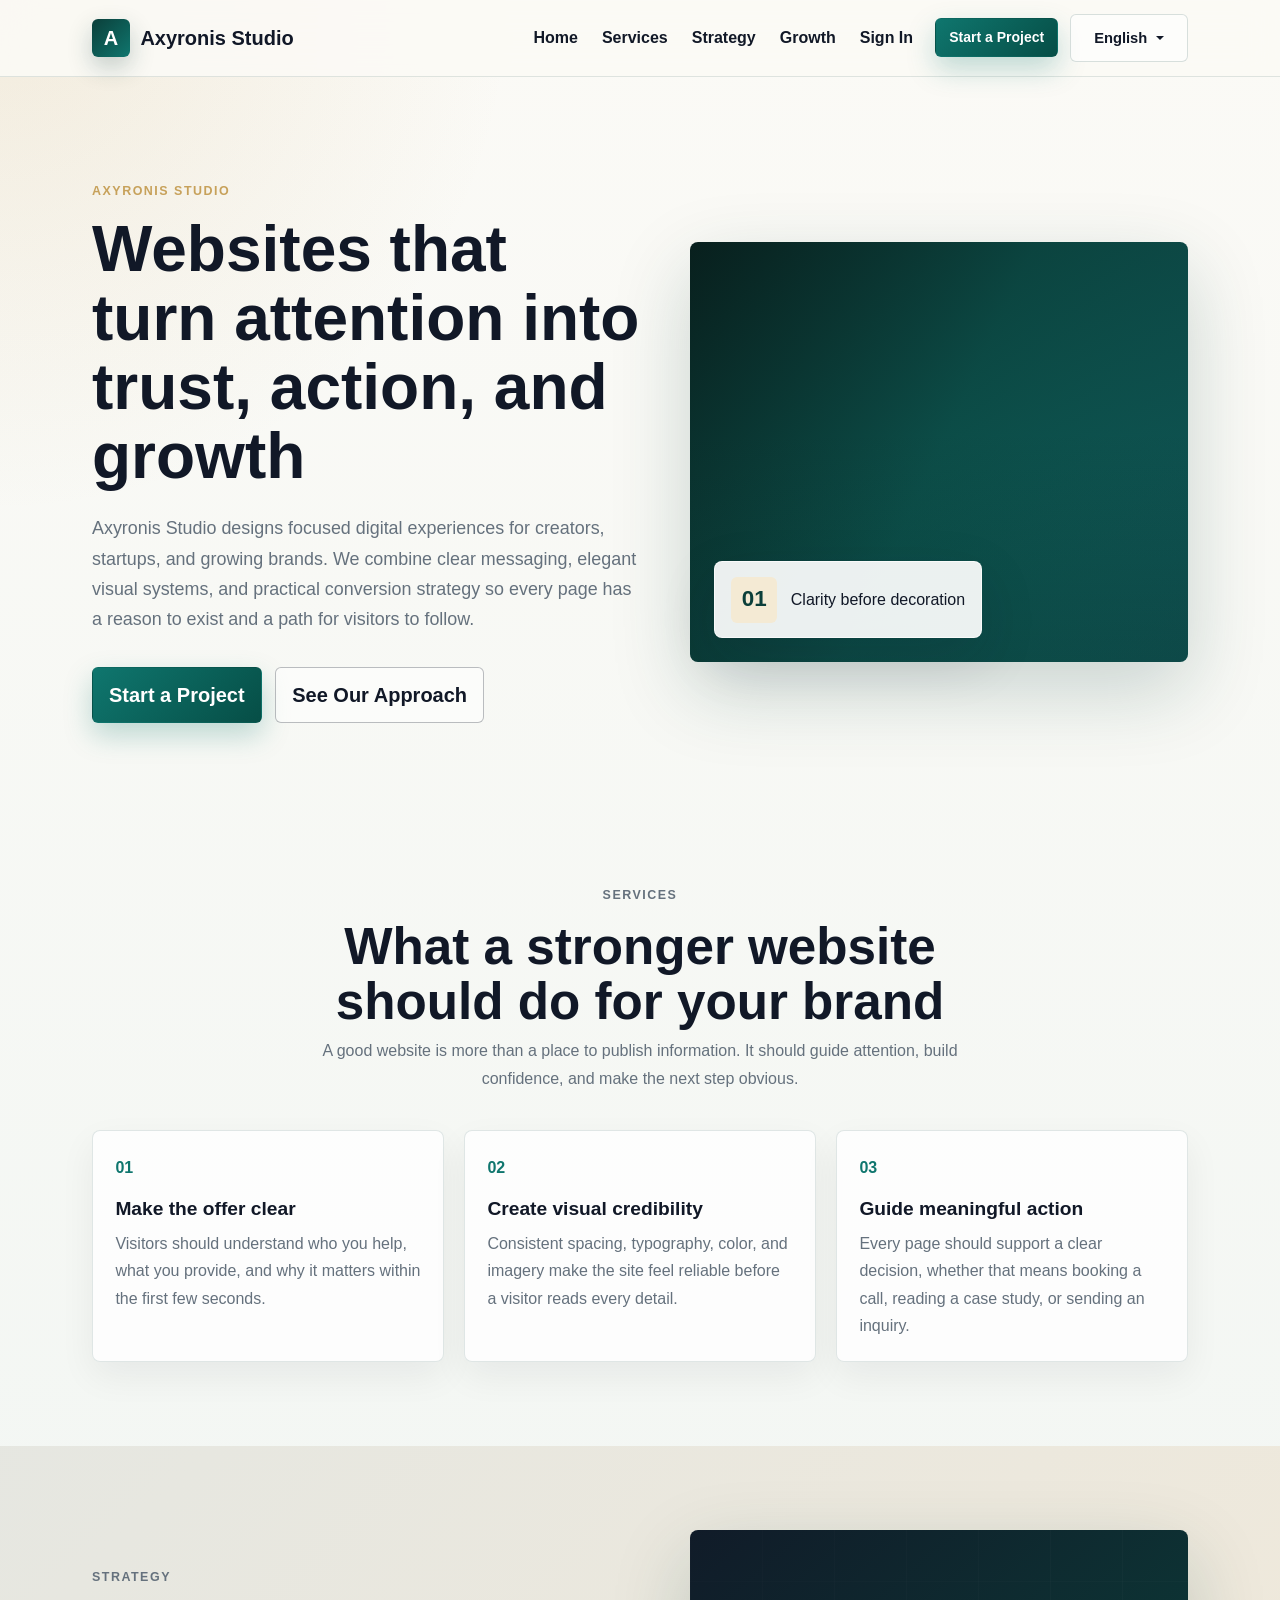
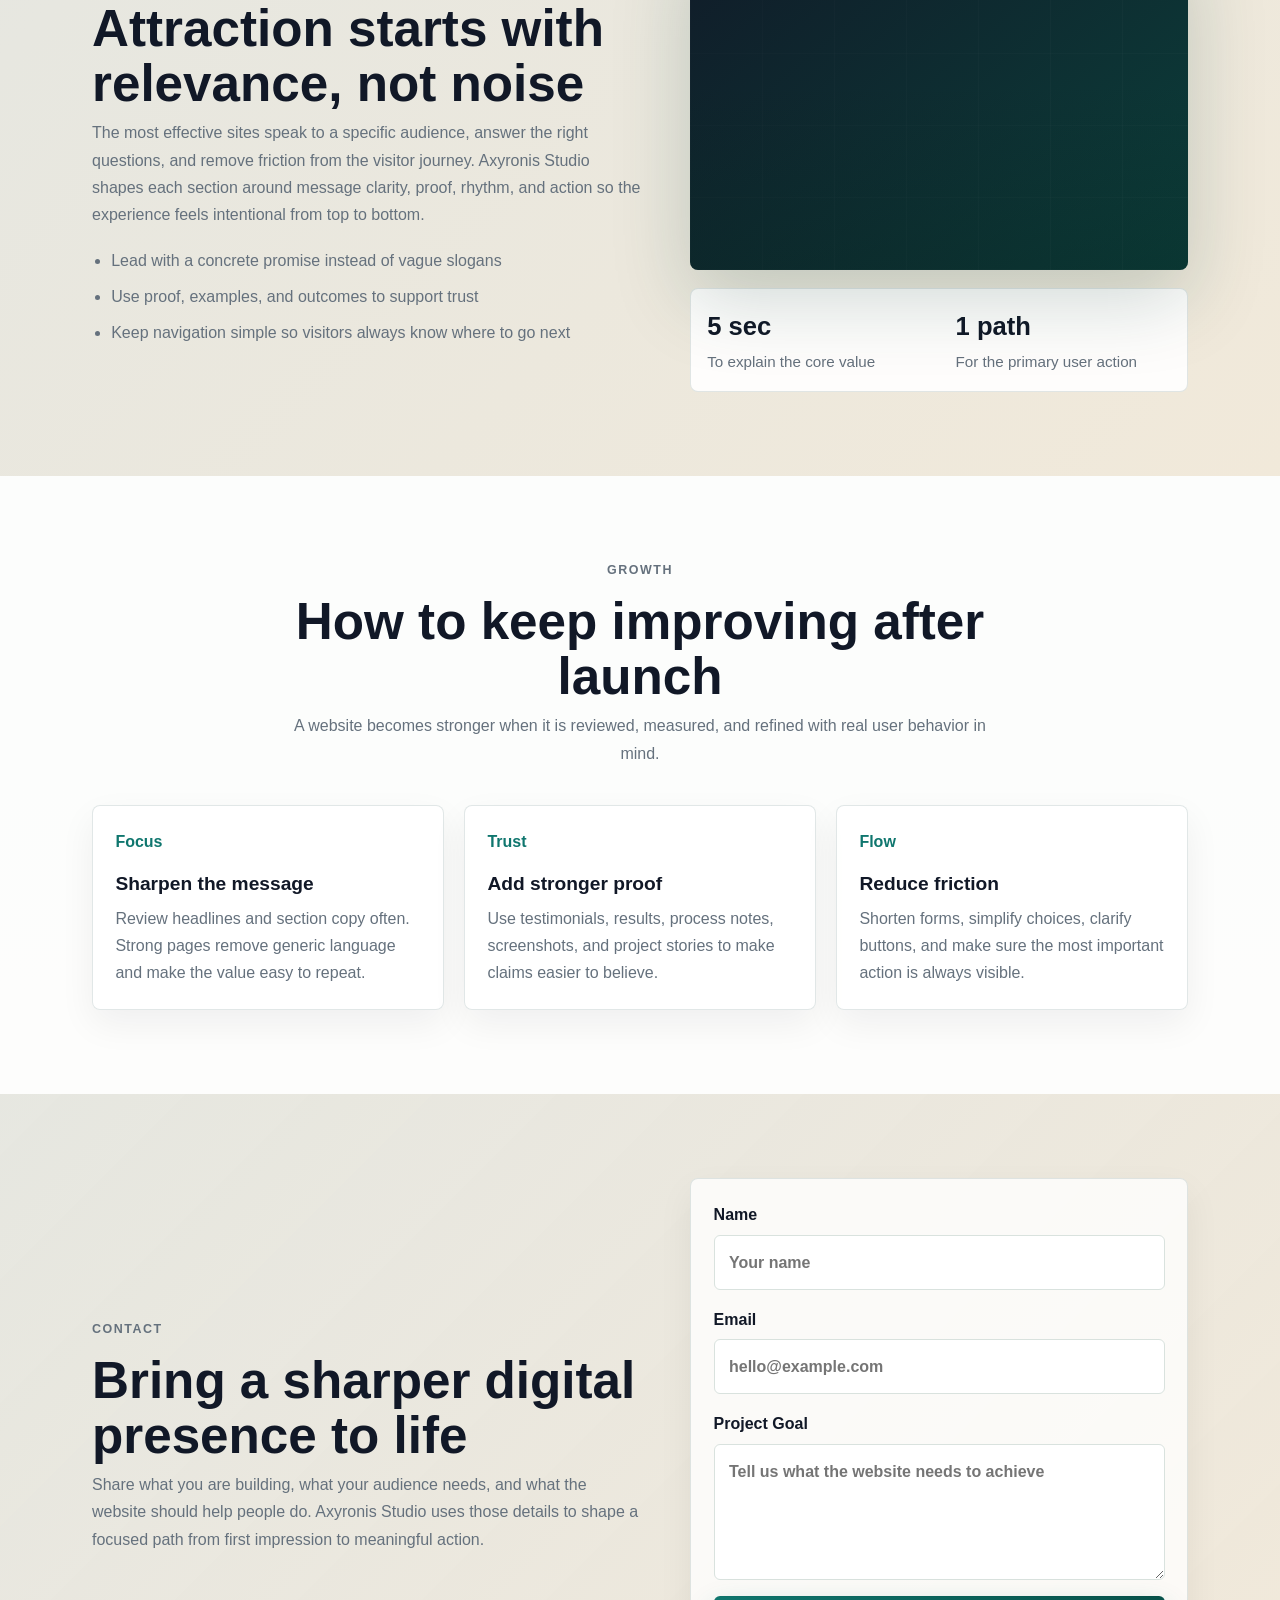
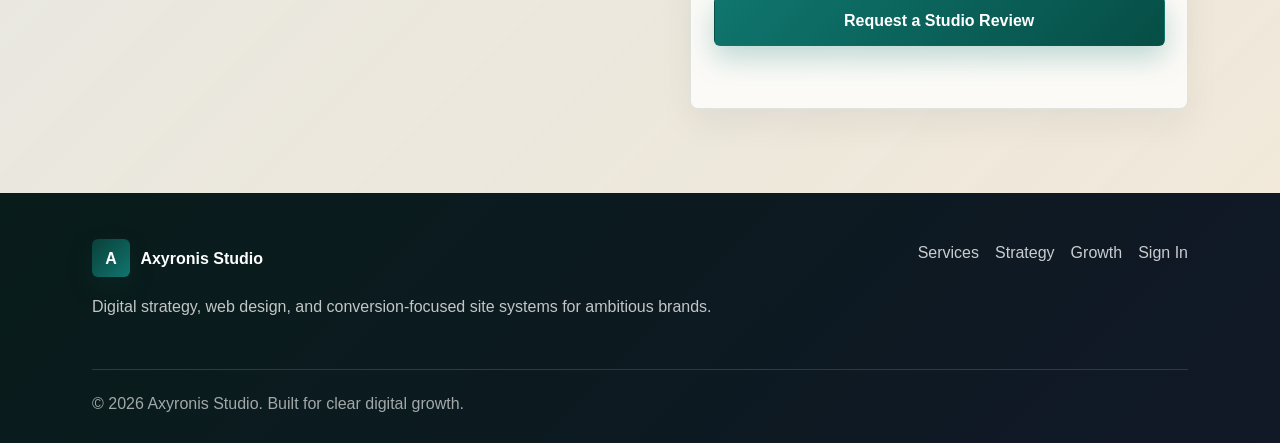
<file: docs/index.html>
<!DOCTYPE html>
<html lang="en">
<head>
    <meta charset="utf-8" />
    <meta name="viewport" content="width=device-width, initial-scale=1.0" />
    <meta name="description" content="Axyronis Studio helps brands build sharper websites, clearer messaging, and stronger digital experiences." data-i18n-attr="content:meta.description" />
    <title data-i18n-title="meta.title">Digital Web Studio - Axyronis Studio</title>
    <link href="https://cdn.jsdelivr.net/npm/bootstrap@5.3.3/dist/css/bootstrap.min.css" rel="stylesheet" />
    <link rel="stylesheet" href="./css/site.css" />
</head>
<body>
<header class="site-header">
        <nav class="navbar navbar-expand-lg site-nav">
            <div class="container">
                <!-- Brand block: change the logo letter and studio name here. -->
                <a class="navbar-brand brand-mark" href="./">
                    <span class="brand-logo" aria-hidden="true">A</span>
                    <span>Axyronis Studio</span>
                </a>
                <button class="navbar-toggler" type="button" data-bs-toggle="collapse" data-bs-target=".navbar-collapse" aria-controls="navbarSupportedContent"
                        aria-expanded="false" aria-label="Toggle navigation">
                    <span class="navbar-toggler-icon"></span>
                </button>
                <div class="navbar-collapse collapse justify-content-end">
                    <ul class="navbar-nav align-items-lg-center gap-lg-2">
                        <li class="nav-item">
                            <a class="nav-link" href="./" data-i18n="nav.home">Home</a>
                        </li>
                        <li class="nav-item">
                            <a class="nav-link" href="./#services" data-i18n="nav.services">Services</a>
                        </li>
                        <li class="nav-item">
                            <a class="nav-link" href="./#strategy" data-i18n="nav.strategy">Strategy</a>
                        </li>
                        <li class="nav-item">
                            <a class="nav-link" href="./#growth" data-i18n="nav.growth">Growth</a>
                        </li>
                        <li class="nav-item">
                            <a class="nav-link" href="./login.html" data-i18n="nav.login">Sign In</a>
                        </li>
                        <li class="nav-item">
                            <a class="btn btn-primary btn-sm nav-cta" href="./#contact" data-i18n="nav.cta">Start a Project</a>
                        </li>
                        <li class="nav-item dropdown language-switcher">
                            <!-- Language switcher: the menu options are generated from the translations object in wwwroot/js/site.js. -->
                            <button class="btn language-button dropdown-toggle" type="button" id="languageDropdown" data-bs-toggle="dropdown" aria-expanded="false">
                                <span data-language-current>English</span>
                            </button>
                            <ul class="dropdown-menu dropdown-menu-end language-menu" aria-labelledby="languageDropdown" data-language-menu></ul>
                        </li>
                    </ul>
                </div>
            </div>
        </nav>
    </header>
<main role="main">
<!--
    Page content map:
    - Hero section: main brand promise and primary calls to action.
    - Services section: three core benefits visitors can understand quickly.
    - Strategy section: explains what makes a website more persuasive.
    - Growth section: shows practical ways to improve and maintain a site.
    - Contact section: simple lead form for project inquiries.
    - Translation markers: data-i18n and data-i18n-placeholder connect text to wwwroot/js/site.js.
-->

<section class="hero-section">
    <div class="container">
        <div class="hero-grid">
            <div class="hero-copy">
                <p class="eyebrow">Axyronis Studio</p>
                <!-- Hero headline: replace this when changing the main positioning. -->
                <h1 data-i18n="hero.title">Websites that turn attention into trust, action, and growth</h1>
                <p class="hero-lead" data-i18n="hero.lead">
                    Axyronis Studio designs focused digital experiences for creators, startups, and growing brands.
                    We combine clear messaging, elegant visual systems, and practical conversion strategy so every page
                    has a reason to exist and a path for visitors to follow.
                </p>
                <div class="hero-actions">
                    <a class="btn btn-primary btn-lg" href="#contact" data-i18n="hero.primaryCta">Start a Project</a>
                    <a class="btn btn-outline-dark btn-lg" href="#strategy" data-i18n="hero.secondaryCta">See Our Approach</a>
                </div>
            </div>

            <div class="hero-visual" aria-label="Axyronis Studio workspace preview" data-i18n-attr="aria-label:hero.visualLabel">
                <!-- Hero visual: change .hero-image in site.css to replace this background. -->
                <div class="image-card hero-image"></div>
                <div class="floating-note">
                    <span class="note-number">01</span>
                    <span data-i18n="hero.note">Clarity before decoration</span>
                </div>
            </div>
        </div>
    </div>
</section>

<section id="services" class="section-block">
    <div class="container">
        <div class="section-heading">
            <p class="eyebrow" data-i18n="services.eyebrow">Services</p>
            <!-- Services headline: keep this benefit-driven and easy to scan. -->
            <h2 data-i18n="services.title">What a stronger website should do for your brand</h2>
            <p data-i18n="services.description">A good website is more than a place to publish information. It should guide attention, build confidence, and make the next step obvious.</p>
        </div>

        <div class="feature-grid">
            <!-- Service cards: duplicate or rewrite these cards to match the studio offer. -->
            <article class="feature-card">
                <span class="feature-icon">01</span>
                <h3 data-i18n="services.card1.title">Make the offer clear</h3>
                <p data-i18n="services.card1.text">Visitors should understand who you help, what you provide, and why it matters within the first few seconds.</p>
            </article>
            <article class="feature-card">
                <span class="feature-icon">02</span>
                <h3 data-i18n="services.card2.title">Create visual credibility</h3>
                <p data-i18n="services.card2.text">Consistent spacing, typography, color, and imagery make the site feel reliable before a visitor reads every detail.</p>
            </article>
            <article class="feature-card">
                <span class="feature-icon">03</span>
                <h3 data-i18n="services.card3.title">Guide meaningful action</h3>
                <p data-i18n="services.card3.text">Every page should support a clear decision, whether that means booking a call, reading a case study, or sending an inquiry.</p>
            </article>
        </div>
    </div>
</section>

<section id="strategy" class="section-block showcase-section">
    <div class="container">
        <div class="showcase-grid">
            <div>
                <p class="eyebrow" data-i18n="strategy.eyebrow">Strategy</p>
                <!-- Strategy section: explain how the website attracts and keeps attention. -->
                <h2 data-i18n="strategy.title">Attraction starts with relevance, not noise</h2>
                <p data-i18n="strategy.description">
                    The most effective sites speak to a specific audience, answer the right questions,
                    and remove friction from the visitor journey. Axyronis Studio shapes each section around
                    message clarity, proof, rhythm, and action so the experience feels intentional from top to bottom.
                </p>
                <ul class="check-list">
                    <li data-i18n="strategy.point1">Lead with a concrete promise instead of vague slogans</li>
                    <li data-i18n="strategy.point2">Use proof, examples, and outcomes to support trust</li>
                    <li data-i18n="strategy.point3">Keep navigation simple so visitors always know where to go next</li>
                </ul>
            </div>
            <div class="showcase-panel">
                <!-- Strategy visual: change .showcase-image in site.css to replace this background. -->
                <div class="image-card showcase-image"></div>
                <div class="metric-row">
                    <div>
                        <strong data-i18n="strategy.metric1.value">5 sec</strong>
                        <span data-i18n="strategy.metric1.label">To explain the core value</span>
                    </div>
                    <div>
                        <strong data-i18n="strategy.metric2.value">1 path</strong>
                        <span data-i18n="strategy.metric2.label">For the primary user action</span>
                    </div>
                </div>
            </div>
        </div>
    </div>
</section>

<section id="growth" class="section-block process-section">
    <div class="container">
        <div class="section-heading">
            <p class="eyebrow" data-i18n="growth.eyebrow">Growth</p>
            <h2 data-i18n="growth.title">How to keep improving after launch</h2>
            <p data-i18n="growth.description">A website becomes stronger when it is reviewed, measured, and refined with real user behavior in mind.</p>
        </div>

        <div class="process-grid">
            <!-- Growth cards: these describe ongoing improvement principles for a real studio site. -->
            <article>
                <span data-i18n="growth.card1.kicker">Focus</span>
                <h3 data-i18n="growth.card1.title">Sharpen the message</h3>
                <p data-i18n="growth.card1.text">Review headlines and section copy often. Strong pages remove generic language and make the value easy to repeat.</p>
            </article>
            <article>
                <span data-i18n="growth.card2.kicker">Trust</span>
                <h3 data-i18n="growth.card2.title">Add stronger proof</h3>
                <p data-i18n="growth.card2.text">Use testimonials, results, process notes, screenshots, and project stories to make claims easier to believe.</p>
            </article>
            <article>
                <span data-i18n="growth.card3.kicker">Flow</span>
                <h3 data-i18n="growth.card3.title">Reduce friction</h3>
                <p data-i18n="growth.card3.text">Shorten forms, simplify choices, clarify buttons, and make sure the most important action is always visible.</p>
            </article>
        </div>
    </div>
</section>

<section id="contact" class="section-block contact-section">
    <div class="container">
        <div class="contact-grid">
            <div>
                <p class="eyebrow" data-i18n="contact.eyebrow">Contact</p>
                <!-- Contact section: describe the inquiry experience and expected project fit. -->
                <h2 data-i18n="contact.title">Bring a sharper digital presence to life</h2>
                <p data-i18n="contact.description">
                    Share what you are building, what your audience needs, and what the website should help people do.
                    Axyronis Studio uses those details to shape a focused path from first impression to meaningful action.
                </p>
            </div>

            <form class="contact-form" data-template-form>
                <!-- Demo form fields: connect these to a backend when real submissions are needed. -->
                <label>
                    <span data-i18n="contact.form.name">Name</span>
                    <input type="text" name="name" placeholder="Your name" data-i18n-placeholder="contact.form.namePlaceholder" required />
                </label>
                <label>
                    <span data-i18n="contact.form.email">Email</span>
                    <input type="email" name="email" placeholder="hello@example.com" data-i18n-placeholder="contact.form.emailPlaceholder" required />
                </label>
                <label>
                    <span data-i18n="contact.form.goal">Project Goal</span>
                    <textarea name="message" rows="4" placeholder="Tell us what the website needs to achieve" data-i18n-placeholder="contact.form.goalPlaceholder"></textarea>
                </label>
                <button class="btn btn-primary" type="submit" data-i18n="contact.form.submit">Request a Studio Review</button>
                <p class="form-message" role="status" aria-live="polite"></p>
            </form>
        </div>
    </div>
</section>
</main>
<footer class="site-footer">
        <div class="container">
            <div class="footer-grid">
                <div>
                    <!-- Footer brand block: keep this aligned with the header brand. -->
                    <a class="brand-mark footer-brand" href="./">
                        <span class="brand-logo" aria-hidden="true">A</span>
                        <span>Axyronis Studio</span>
                    </a>
                    <p data-i18n="footer.description">Digital strategy, web design, and conversion-focused site systems for ambitious brands.</p>
                </div>
                <div class="footer-links">
                    <a href="./#services" data-i18n="nav.services">Services</a>
                    <a href="./#strategy" data-i18n="nav.strategy">Strategy</a>
                    <a href="./#growth" data-i18n="nav.growth">Growth</a>
                    <a href="./login.html" data-i18n="nav.login">Sign In</a>
                </div>
            </div>
            <div class="footer-bottom">
                <!-- Copyright line: update the year or legal name if needed. -->
                <span data-i18n="footer.copyright">&copy; 2026 Axyronis Studio. Built for clear digital growth.</span>
            </div>
        </div>
    </footer>
<script src="https://cdn.jsdelivr.net/npm/bootstrap@5.3.3/dist/js/bootstrap.bundle.min.js"></script>
<script src="./js/site.js"></script>
</body>
</html>
</file>
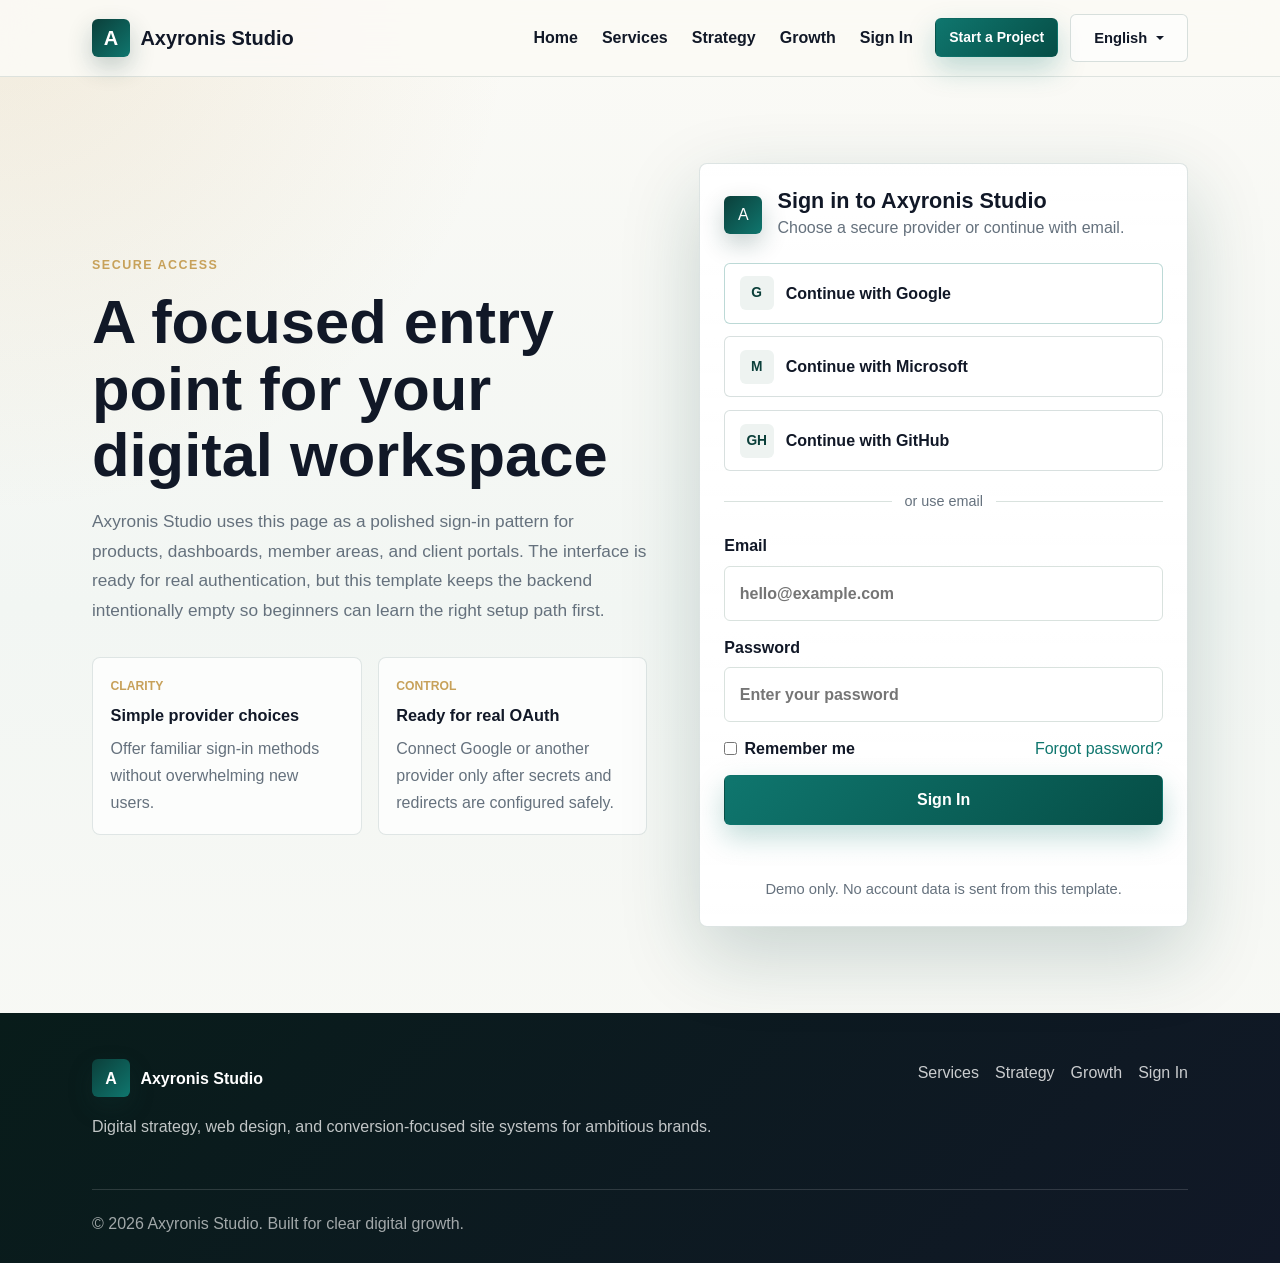
<file: docs/login.html>
<!DOCTYPE html>
<html lang="en">
<head>
    <meta charset="utf-8" />
    <meta name="viewport" content="width=device-width, initial-scale=1.0" />
    <meta name="description" content="Axyronis Studio helps brands build sharper websites, clearer messaging, and stronger digital experiences." data-i18n-attr="content:meta.description" />
    <title data-i18n-title="auth.meta.title">Sign In - Axyronis Studio</title>
    <link href="https://cdn.jsdelivr.net/npm/bootstrap@5.3.3/dist/css/bootstrap.min.css" rel="stylesheet" />
    <link rel="stylesheet" href="./css/site.css" />
</head>
<body>
<header class="site-header">
        <nav class="navbar navbar-expand-lg site-nav">
            <div class="container">
                <!-- Brand block: change the logo letter and studio name here. -->
                <a class="navbar-brand brand-mark" href="./">
                    <span class="brand-logo" aria-hidden="true">A</span>
                    <span>Axyronis Studio</span>
                </a>
                <button class="navbar-toggler" type="button" data-bs-toggle="collapse" data-bs-target=".navbar-collapse" aria-controls="navbarSupportedContent"
                        aria-expanded="false" aria-label="Toggle navigation">
                    <span class="navbar-toggler-icon"></span>
                </button>
                <div class="navbar-collapse collapse justify-content-end">
                    <ul class="navbar-nav align-items-lg-center gap-lg-2">
                        <li class="nav-item">
                            <a class="nav-link" href="./" data-i18n="nav.home">Home</a>
                        </li>
                        <li class="nav-item">
                            <a class="nav-link" href="./#services" data-i18n="nav.services">Services</a>
                        </li>
                        <li class="nav-item">
                            <a class="nav-link" href="./#strategy" data-i18n="nav.strategy">Strategy</a>
                        </li>
                        <li class="nav-item">
                            <a class="nav-link" href="./#growth" data-i18n="nav.growth">Growth</a>
                        </li>
                        <li class="nav-item">
                            <a class="nav-link" href="./login.html" data-i18n="nav.login">Sign In</a>
                        </li>
                        <li class="nav-item">
                            <a class="btn btn-primary btn-sm nav-cta" href="./#contact" data-i18n="nav.cta">Start a Project</a>
                        </li>
                        <li class="nav-item dropdown language-switcher">
                            <!-- Language switcher: the menu options are generated from the translations object in wwwroot/js/site.js. -->
                            <button class="btn language-button dropdown-toggle" type="button" id="languageDropdown" data-bs-toggle="dropdown" aria-expanded="false">
                                <span data-language-current>English</span>
                            </button>
                            <ul class="dropdown-menu dropdown-menu-end language-menu" aria-labelledby="languageDropdown" data-language-menu></ul>
                        </li>
                    </ul>
                </div>
            </div>
        </nav>
    </header>
<main role="main">
<!--
    Login page map:
    - This page is a front-end authentication template only.
    - The provider buttons are demo controls and do not send login data.
    - See AUTHENTICATION_GUIDE.md before connecting Google, Microsoft, GitHub, or email sign-in.
    - Translation markers connect visible text to wwwroot/js/site.js.
-->

<section class="auth-section">
    <div class="container">
        <div class="auth-grid">
            <div class="auth-copy">
                <p class="eyebrow" data-i18n="auth.eyebrow">Secure Access</p>
                <!-- Login headline: replace this if the product name or user promise changes. -->
                <h1 data-i18n="auth.title">A focused entry point for your digital workspace</h1>
                <p data-i18n="auth.description">
                    Axyronis Studio uses this page as a polished sign-in pattern for products, dashboards, member areas,
                    and client portals. The interface is ready for real authentication, but this template keeps the
                    backend intentionally empty so beginners can learn the right setup path first.
                </p>
                <div class="auth-proof-grid">
                    <!-- Trust notes: keep these short so the login page stays calm and easy to scan. -->
                    <article>
                        <span data-i18n="auth.proof1.kicker">Clarity</span>
                        <strong data-i18n="auth.proof1.title">Simple provider choices</strong>
                        <p data-i18n="auth.proof1.text">Offer familiar sign-in methods without overwhelming new users.</p>
                    </article>
                    <article>
                        <span data-i18n="auth.proof2.kicker">Control</span>
                        <strong data-i18n="auth.proof2.title">Ready for real OAuth</strong>
                        <p data-i18n="auth.proof2.text">Connect Google or another provider only after secrets and redirects are configured safely.</p>
                    </article>
                </div>
            </div>

            <div class="auth-panel" aria-label="Sign in form" data-i18n-attr="aria-label:auth.panelLabel">
                <div class="auth-panel-header">
                    <span class="brand-logo" aria-hidden="true">A</span>
                    <div>
                        <h2 data-i18n="auth.card.title">Sign in to Axyronis Studio</h2>
                        <p data-i18n="auth.card.subtitle">Choose a secure provider or continue with email.</p>
                    </div>
                </div>

                <div class="provider-stack">
                    <!-- Provider buttons: replace data-auth-demo with real auth links after following AUTHENTICATION_GUIDE.md. -->
                    <button class="provider-button google-provider" type="button" data-auth-demo="Google">
                        <span class="provider-icon" aria-hidden="true">G</span>
                        <span data-i18n="auth.provider.google">Continue with Google</span>
                    </button>
                    <button class="provider-button" type="button" data-auth-demo="Microsoft">
                        <span class="provider-icon" aria-hidden="true">M</span>
                        <span data-i18n="auth.provider.microsoft">Continue with Microsoft</span>
                    </button>
                    <button class="provider-button" type="button" data-auth-demo="GitHub">
                        <span class="provider-icon" aria-hidden="true">GH</span>
                        <span data-i18n="auth.provider.github">Continue with GitHub</span>
                    </button>
                </div>

                <div class="auth-divider">
                    <span data-i18n="auth.divider">or use email</span>
                </div>

                <form class="auth-form" data-auth-form>
                    <!-- Email form: connect these fields to ASP.NET Core Identity only after adding server-side validation. -->
                    <label>
                        <span data-i18n="auth.form.email">Email</span>
                        <input type="email" name="email" placeholder="hello@example.com" data-i18n-placeholder="auth.form.emailPlaceholder" autocomplete="email" required />
                    </label>
                    <label>
                        <span data-i18n="auth.form.password">Password</span>
                        <input type="password" name="password" placeholder="Enter your password" data-i18n-placeholder="auth.form.passwordPlaceholder" autocomplete="current-password" required />
                    </label>
                    <div class="auth-options">
                        <label class="auth-check">
                            <input type="checkbox" name="remember" />
                            <span data-i18n="auth.form.remember">Remember me</span>
                        </label>
                        <a href="#" data-auth-demo="Password reset" data-i18n="auth.form.forgot">Forgot password?</a>
                    </div>
                    <button class="btn btn-primary auth-submit" type="submit" data-i18n="auth.form.submit">Sign In</button>
                    <p class="form-message" role="status" aria-live="polite"></p>
                </form>

                <p class="auth-note" data-i18n="auth.note">Demo only. No account data is sent from this template.</p>
            </div>
        </div>
    </div>
</section>
</main>
<footer class="site-footer">
        <div class="container">
            <div class="footer-grid">
                <div>
                    <!-- Footer brand block: keep this aligned with the header brand. -->
                    <a class="brand-mark footer-brand" href="./">
                        <span class="brand-logo" aria-hidden="true">A</span>
                        <span>Axyronis Studio</span>
                    </a>
                    <p data-i18n="footer.description">Digital strategy, web design, and conversion-focused site systems for ambitious brands.</p>
                </div>
                <div class="footer-links">
                    <a href="./#services" data-i18n="nav.services">Services</a>
                    <a href="./#strategy" data-i18n="nav.strategy">Strategy</a>
                    <a href="./#growth" data-i18n="nav.growth">Growth</a>
                    <a href="./login.html" data-i18n="nav.login">Sign In</a>
                </div>
            </div>
            <div class="footer-bottom">
                <!-- Copyright line: update the year or legal name if needed. -->
                <span data-i18n="footer.copyright">&copy; 2026 Axyronis Studio. Built for clear digital growth.</span>
            </div>
        </div>
    </footer>
<script src="https://cdn.jsdelivr.net/npm/bootstrap@5.3.3/dist/js/bootstrap.bundle.min.js"></script>
<script src="./js/site.js"></script>
</body>
</html>
</file>
<file: docs/css/site.css>
/* =========================================================
   Axyronis Studio
   Theme file: update colors, layout width, image backgrounds, and responsive spacing here.
   ========================================================= */

:root {
  /* Theme colors: change these variables to rebrand the full site quickly. */
  --color-primary: #0f766e;
  --color-primary-dark: #0b3f3a;
  --color-accent: #c7a15a;
  --color-ink: #111827;
  --color-muted: #65717d;
  --color-surface: #ffffff;
  --color-surface-rich: #f8f5ef;
  --color-soft: #eef3f1;
  --color-line: #d9e2de;
  --color-gold-soft: #f4ead4;
  --shadow-soft: 0 20px 56px rgba(17, 24, 39, 0.14);
  --shadow-rich: 0 28px 80px rgba(15, 63, 58, 0.2);
  --radius-lg: 8px;
  --radius-md: 6px;
  --container-width: 1120px;
}

html {
  font-size: 16px;
  scroll-behavior: smooth;
}

body {
  background:
    radial-gradient(circle at top left, rgba(199, 161, 90, 0.16), transparent 32rem),
    linear-gradient(180deg, #fbfaf6 0%, #f2f6f3 48%, #fbfaf6 100%);
  color: var(--color-ink);
  font-family: "Segoe UI", Arial, sans-serif;
  line-height: 1.7;
  margin: 0;
}

img {
  display: block;
  max-width: 100%;
}

a {
  color: var(--color-primary);
  text-decoration: none;
}

a:hover {
  color: var(--color-primary-dark);
}

code {
  color: var(--color-primary-dark);
}

.container {
  max-width: var(--container-width);
}

.btn {
  border-radius: var(--radius-md);
  font-weight: 700;
  letter-spacing: 0;
  padding: 0.75rem 1rem;
}

.btn-sm {
  padding: 0.5rem 0.8rem;
}

.btn-primary {
  background: linear-gradient(135deg, var(--color-primary), #064e46);
  border-color: transparent;
  box-shadow: 0 12px 28px rgba(15, 118, 110, 0.26);
  color: #fff;
}

.btn-primary:hover,
.btn-primary:focus {
  background: linear-gradient(135deg, #12877e, var(--color-primary-dark));
  border-color: transparent;
  color: #fff;
  transform: translateY(-1px);
}

.btn-outline-dark {
  background: rgba(255, 255, 255, 0.52);
  border-color: rgba(17, 24, 39, 0.28);
  color: var(--color-ink);
}

.btn-outline-dark:hover,
.btn-outline-dark:focus {
  background: var(--color-ink);
  border-color: var(--color-ink);
  color: #fff;
}

.site-header {
  background: rgba(251, 250, 246, 0.9);
  border-bottom: 1px solid rgba(15, 63, 58, 0.12);
  backdrop-filter: blur(18px);
  position: sticky;
  top: 0;
  z-index: 20;
}

.site-nav {
  min-height: 76px;
}

.brand-mark {
  align-items: center;
  color: var(--color-ink);
  display: inline-flex;
  font-weight: 800;
  gap: 0.65rem;
}

.brand-logo {
  align-items: center;
  background: linear-gradient(135deg, var(--color-primary-dark), var(--color-primary));
  border-radius: var(--radius-md);
  box-shadow: 0 10px 24px rgba(15, 63, 58, 0.24);
  color: #fff;
  display: inline-flex;
  height: 38px;
  justify-content: center;
  width: 38px;
}

.navbar-toggler {
  border-color: var(--color-line);
}

.nav-link {
  color: var(--color-ink);
  font-weight: 650;
}

.nav-link:hover {
  color: var(--color-primary);
}

.nav-cta {
  color: #fff;
  margin-left: 0.4rem;
}

.language-switcher {
  margin-left: 0.25rem;
}

.language-button {
  align-items: center;
  background: rgba(255, 255, 255, 0.66);
  border: 1px solid rgba(15, 63, 58, 0.16);
  color: var(--color-ink);
  display: inline-flex;
  font-size: 0.92rem;
  gap: 0.3rem;
  min-width: 118px;
  justify-content: center;
}

.language-button:hover,
.language-button:focus {
  background: #fff;
  border-color: rgba(15, 118, 110, 0.38);
  color: var(--color-primary-dark);
}

.language-menu {
  background: rgba(255, 255, 255, 0.96);
  border: 1px solid rgba(15, 63, 58, 0.14);
  border-radius: var(--radius-lg);
  box-shadow: var(--shadow-soft);
  min-width: 170px;
  padding: 0.35rem;
}

.language-menu .dropdown-item {
  border-radius: var(--radius-md);
  color: var(--color-ink);
  font-weight: 650;
  padding: 0.55rem 0.75rem;
}

.language-menu .dropdown-item:hover,
.language-menu .dropdown-item:focus,
.language-menu .dropdown-item.active {
  background: var(--color-soft);
  color: var(--color-primary-dark);
}

.hero-section {
  padding: 104px 0 78px;
}

.hero-grid,
.showcase-grid,
.contact-grid,
.footer-grid {
  align-items: center;
  display: grid;
  gap: 48px;
  grid-template-columns: 1.05fr 0.95fr;
}

.hero-copy h1,
.section-heading h2,
.showcase-grid h2,
.contact-grid h2,
.guide-hero h1 {
  font-weight: 850;
  letter-spacing: 0;
  line-height: 1.08;
}

.hero-copy h1 {
  font-size: clamp(2.4rem, 5vw, 4.8rem);
  max-width: 780px;
}

.hero-lead {
  color: var(--color-muted);
  font-size: 1.12rem;
  margin: 1.35rem 0 0;
  max-width: 650px;
}

.hero-actions {
  display: flex;
  flex-wrap: wrap;
  gap: 0.85rem;
  margin-top: 2rem;
}

.eyebrow {
  color: var(--color-accent);
  font-size: 0.78rem;
  font-weight: 800;
  letter-spacing: 0.12em;
  margin-bottom: 0.8rem;
  text-transform: uppercase;
}

.hero-visual,
.showcase-panel {
  position: relative;
}

.image-card {
  background-position: center;
  background-size: cover;
  border-radius: var(--radius-lg);
  box-shadow: var(--shadow-rich);
  min-height: 420px;
  overflow: hidden;
  position: relative;
}

.image-card::after {
  background: linear-gradient(180deg, transparent 45%, rgba(8, 28, 26, 0.25));
  content: "";
  inset: 0;
  position: absolute;
}

/* Hero visual: replace this CSS artwork with background-image when using your own brand image. */
.hero-image {
  background:
    linear-gradient(135deg, rgba(8, 28, 26, 0.9), rgba(15, 118, 110, 0.68)),
    radial-gradient(circle at 24% 24%, rgba(199, 161, 90, 0.92), transparent 0 9%, transparent 10%),
    radial-gradient(circle at 72% 34%, rgba(255, 255, 255, 0.64), transparent 0 7%, transparent 8%),
    linear-gradient(115deg, #0b3f3a 0%, #0f766e 50%, #111827 100%);
}

/* Strategy visual: replace this CSS artwork with a project, planning, or process image. */
.showcase-image {
  background:
    linear-gradient(140deg, rgba(17, 24, 39, 0.92), rgba(11, 63, 58, 0.78)),
    repeating-linear-gradient(90deg, rgba(255, 255, 255, 0.12) 0 1px, transparent 1px 72px),
    repeating-linear-gradient(0deg, rgba(255, 255, 255, 0.1) 0 1px, transparent 1px 72px),
    radial-gradient(circle at 70% 28%, rgba(199, 161, 90, 0.72), transparent 0 13%, transparent 14%),
    #0b3f3a;
  min-height: 340px;
}

.floating-note {
  align-items: center;
  background: rgba(255, 255, 255, 0.92);
  border: 1px solid rgba(255, 255, 255, 0.72);
  border-radius: var(--radius-lg);
  bottom: 24px;
  box-shadow: var(--shadow-soft);
  display: flex;
  gap: 0.85rem;
  left: 24px;
  padding: 0.9rem 1rem;
  position: absolute;
}

.note-number {
  align-items: center;
  background: var(--color-gold-soft);
  border-radius: var(--radius-md);
  color: var(--color-primary-dark);
  display: inline-flex;
  font-size: 1.4rem;
  font-weight: 850;
  height: 46px;
  justify-content: center;
  width: 46px;
}

.section-block {
  padding: 84px 0;
}

.section-heading {
  margin: 0 auto 2.4rem;
  max-width: 720px;
  text-align: center;
}

.section-heading h2,
.showcase-grid h2,
.contact-grid h2 {
  font-size: clamp(2rem, 4vw, 3.2rem);
}

.section-heading p,
.showcase-grid p,
.contact-grid p,
.guide-hero p {
  color: var(--color-muted);
}

.feature-grid,
.process-grid,
.guide-layout {
  display: grid;
  gap: 20px;
  grid-template-columns: repeat(3, minmax(0, 1fr));
}

.feature-card,
.process-grid article,
.guide-card,
.contact-form {
  background: rgba(255, 255, 255, 0.78);
  border: 1px solid rgba(15, 63, 58, 0.12);
  border-radius: var(--radius-lg);
  box-shadow: 0 14px 36px rgba(17, 24, 39, 0.06);
  padding: 1.4rem;
}

.feature-card h3,
.process-grid h3,
.guide-card h2 {
  font-size: 1.2rem;
  font-weight: 800;
  margin-bottom: 0.65rem;
}

.feature-card p,
.process-grid p {
  color: var(--color-muted);
  margin-bottom: 0;
}

.feature-icon,
.process-grid span {
  color: var(--color-primary);
  display: inline-block;
  font-weight: 850;
  margin-bottom: 1rem;
}

.showcase-section,
.contact-section {
  background:
    linear-gradient(135deg, rgba(15, 63, 58, 0.08), rgba(199, 161, 90, 0.14)),
    var(--color-surface-rich);
}

.check-list,
.guide-list {
  color: var(--color-muted);
  margin: 1.2rem 0 0;
  padding-left: 1.2rem;
}

.check-list li,
.guide-list li {
  margin-bottom: 0.55rem;
}

.metric-row {
  background: rgba(255, 255, 255, 0.9);
  border: 1px solid rgba(15, 63, 58, 0.12);
  border-radius: var(--radius-lg);
  display: grid;
  gap: 1px;
  grid-template-columns: repeat(2, 1fr);
  margin-top: 18px;
  overflow: hidden;
}

.metric-row div {
  padding: 1rem;
}

.metric-row strong {
  display: block;
  font-size: 1.6rem;
  font-weight: 850;
}

.metric-row span {
  color: var(--color-muted);
  display: block;
  font-size: 0.95rem;
}

.process-section {
  background: rgba(255, 255, 255, 0.76);
}

.contact-form {
  display: grid;
  gap: 1rem;
}

.contact-form label {
  color: var(--color-ink);
  display: grid;
  font-weight: 750;
  gap: 0.4rem;
}

.contact-form input,
.contact-form textarea {
  border: 1px solid var(--color-line);
  border-radius: var(--radius-md);
  color: var(--color-ink);
  font: inherit;
  padding: 0.8rem 0.9rem;
}

.contact-form input:focus,
.contact-form textarea:focus {
  border-color: var(--color-primary);
  box-shadow: 0 0 0 0.2rem rgba(15, 118, 110, 0.18);
  outline: 0;
}

.form-message {
  color: var(--color-primary-dark);
  font-weight: 700;
  margin: 0;
  min-height: 1.5rem;
}

.guide-hero {
  background:
    linear-gradient(135deg, rgba(15, 63, 58, 0.1), rgba(199, 161, 90, 0.16)),
    var(--color-surface-rich);
  padding: 80px 0;
}

.guide-hero h1 {
  font-size: clamp(2.2rem, 5vw, 4rem);
}

.guide-layout {
  align-items: start;
  grid-template-columns: repeat(2, minmax(0, 1fr));
}

.auth-section {
  padding: 86px 0;
}

.auth-grid {
  align-items: center;
  display: grid;
  gap: 52px;
  grid-template-columns: 1fr 0.88fr;
}

.auth-copy h1 {
  font-size: clamp(2.35rem, 4.8vw, 4.35rem);
  font-weight: 850;
  letter-spacing: 0;
  line-height: 1.08;
  max-width: 720px;
}

.auth-copy > p:not(.eyebrow) {
  color: var(--color-muted);
  font-size: 1.08rem;
  margin-top: 1.2rem;
  max-width: 680px;
}

.auth-proof-grid {
  display: grid;
  gap: 16px;
  grid-template-columns: repeat(2, minmax(0, 1fr));
  margin-top: 2rem;
}

.auth-proof-grid article {
  background: rgba(255, 255, 255, 0.72);
  border: 1px solid rgba(15, 63, 58, 0.12);
  border-radius: var(--radius-lg);
  padding: 1.1rem;
}

.auth-proof-grid span {
  color: var(--color-accent);
  display: block;
  font-size: 0.76rem;
  font-weight: 850;
  margin-bottom: 0.35rem;
  text-transform: uppercase;
}

.auth-proof-grid strong {
  display: block;
  font-size: 1.02rem;
  margin-bottom: 0.35rem;
}

.auth-proof-grid p {
  color: var(--color-muted);
  margin: 0;
}

.auth-panel {
  background:
    linear-gradient(180deg, rgba(255, 255, 255, 0.94), rgba(255, 255, 255, 0.82)),
    var(--color-surface);
  border: 1px solid rgba(15, 63, 58, 0.14);
  border-radius: var(--radius-lg);
  box-shadow: var(--shadow-rich);
  padding: 1.5rem;
}

.auth-panel-header {
  align-items: center;
  display: flex;
  gap: 0.95rem;
  margin-bottom: 1.35rem;
}

.auth-panel-header h2 {
  font-size: 1.35rem;
  font-weight: 850;
  margin: 0;
}

.auth-panel-header p,
.auth-note {
  color: var(--color-muted);
  margin: 0;
}

.provider-stack,
.auth-form {
  display: grid;
  gap: 0.8rem;
}

.provider-button {
  align-items: center;
  background: #fff;
  border: 1px solid rgba(15, 63, 58, 0.16);
  border-radius: var(--radius-md);
  color: var(--color-ink);
  display: flex;
  font: inherit;
  font-weight: 780;
  gap: 0.75rem;
  min-height: 52px;
  padding: 0.78rem 0.9rem;
  text-align: left;
  width: 100%;
}

.provider-button:hover,
.provider-button:focus {
  border-color: rgba(15, 118, 110, 0.38);
  box-shadow: 0 10px 24px rgba(17, 24, 39, 0.08);
  outline: 0;
  transform: translateY(-1px);
}

.google-provider {
  border-color: rgba(15, 118, 110, 0.28);
}

.provider-icon {
  align-items: center;
  background: var(--color-soft);
  border-radius: var(--radius-md);
  color: var(--color-primary-dark);
  display: inline-flex;
  flex: 0 0 34px;
  font-size: 0.86rem;
  font-weight: 850;
  height: 34px;
  justify-content: center;
  width: 34px;
}

.auth-divider {
  align-items: center;
  color: var(--color-muted);
  display: grid;
  font-size: 0.9rem;
  gap: 0.8rem;
  grid-template-columns: 1fr auto 1fr;
  margin: 1.15rem 0;
}

.auth-divider::before,
.auth-divider::after {
  background: var(--color-line);
  content: "";
  height: 1px;
}

.auth-form label {
  color: var(--color-ink);
  display: grid;
  font-weight: 750;
  gap: 0.4rem;
}

.auth-form input[type="email"],
.auth-form input[type="password"] {
  border: 1px solid var(--color-line);
  border-radius: var(--radius-md);
  color: var(--color-ink);
  font: inherit;
  padding: 0.8rem 0.9rem;
}

.auth-form input:focus {
  border-color: var(--color-primary);
  box-shadow: 0 0 0 0.2rem rgba(15, 118, 110, 0.18);
  outline: 0;
}

.auth-options {
  align-items: center;
  display: flex;
  flex-wrap: wrap;
  gap: 0.75rem;
  justify-content: space-between;
}

.auth-check {
  align-items: center;
  display: inline-flex !important;
  gap: 0.45rem !important;
}

.auth-submit {
  width: 100%;
}

.auth-note {
  font-size: 0.92rem;
  margin-top: 1rem;
  text-align: center;
}

.site-footer {
  background: linear-gradient(135deg, #081c1a, #111827);
  color: rgba(255, 255, 255, 0.75);
  padding: 46px 0 26px;
}

.footer-grid {
  align-items: start;
  grid-template-columns: 1fr auto;
}

.footer-brand {
  color: #fff;
  margin-bottom: 1rem;
}

.footer-brand:hover {
  color: #fff;
}

.footer-links {
  display: flex;
  flex-wrap: wrap;
  gap: 1rem;
  justify-content: flex-end;
}

.footer-links a {
  color: rgba(255, 255, 255, 0.78);
}

.footer-links a:hover {
  color: #fff;
}

.footer-bottom {
  border-top: 1px solid rgba(255, 255, 255, 0.14);
  color: rgba(255, 255, 255, 0.62);
  margin-top: 32px;
  padding-top: 20px;
}

@media (max-width: 991px) {
  .nav-cta {
    margin: 0.5rem 0 0;
  }

  .hero-grid,
  .showcase-grid,
  .contact-grid,
  .footer-grid,
  .guide-layout,
  .auth-grid {
    grid-template-columns: 1fr;
  }

  .feature-grid,
  .process-grid,
  .auth-proof-grid {
    grid-template-columns: 1fr;
  }

  .hero-section {
    padding-top: 64px;
  }

  .image-card {
    min-height: 320px;
  }

  .footer-links {
    justify-content: flex-start;
  }
}

@media (max-width: 575px) {
  .hero-section,
  .section-block,
  .guide-hero {
    padding: 56px 0;
  }

  .hero-actions {
    align-items: stretch;
    flex-direction: column;
  }

  .hero-actions .btn {
    width: 100%;
  }

  .floating-note {
    align-items: flex-start;
    bottom: 12px;
    left: 12px;
    right: 12px;
  }

  .metric-row {
    grid-template-columns: 1fr;
  }

  .auth-panel {
    padding: 1rem;
  }

  .auth-options {
    align-items: flex-start;
    flex-direction: column;
  }
}
</file>
